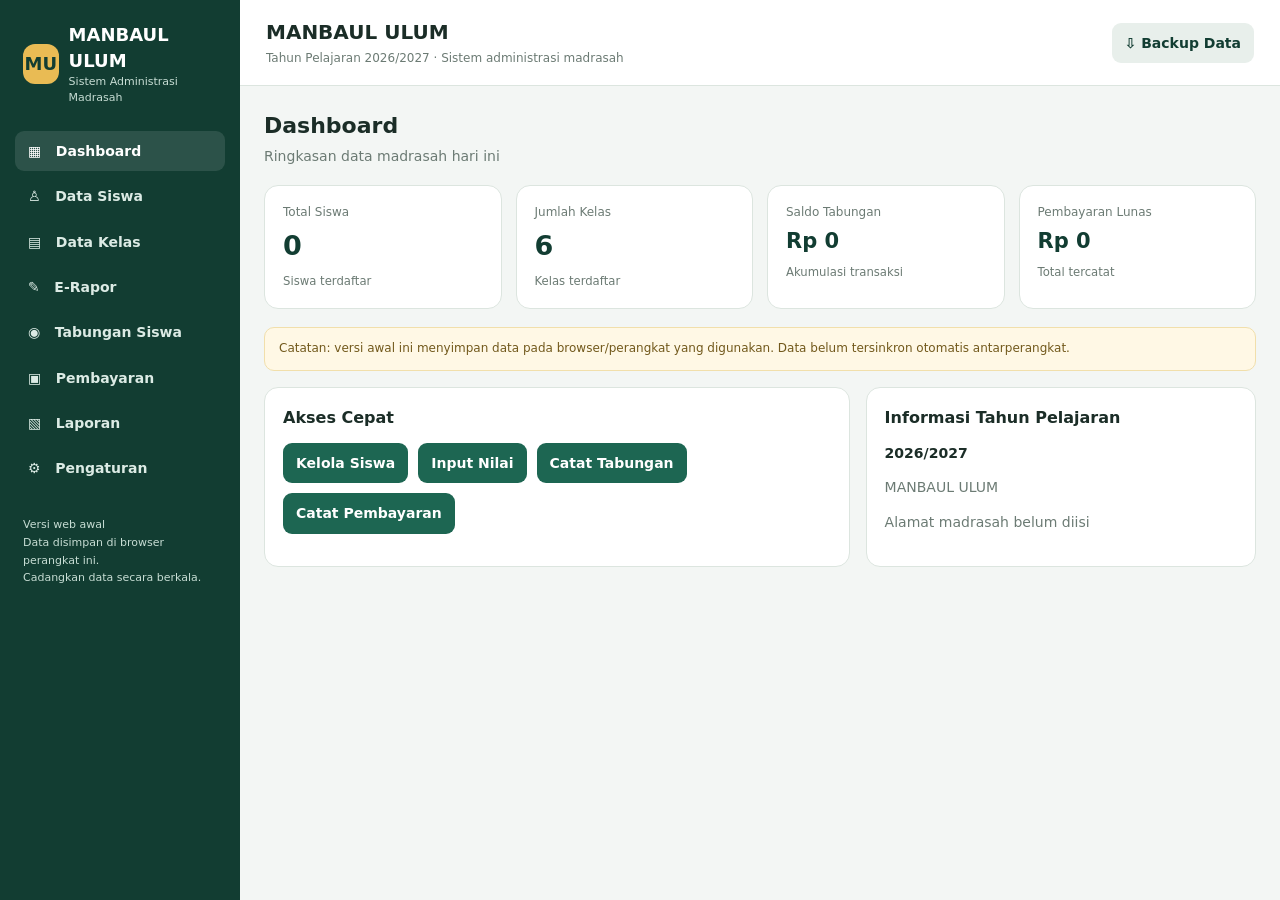
<file: index.html>
<!doctype html>
<html lang="id">
<head>
<meta charset="utf-8"><meta name="viewport" content="width=device-width,initial-scale=1">
<title>E-Rapor Madrasah | MANBAUL ULUM</title>
<style>
:root{--green:#123d32;--green2:#1d6652;--gold:#e9bb54;--bg:#f3f6f4;--card:#fff;--ink:#1b2d27;--muted:#6c7b74;--line:#dce5df;--red:#b53c3c}
*{box-sizing:border-box}body{margin:0;background:var(--bg);font:14px/1.45 system-ui,-apple-system,Segoe UI,Arial;color:var(--ink)}button,input,select,textarea{font:inherit}button{cursor:pointer;border:0;border-radius:9px;padding:10px 13px;background:var(--green2);color:#fff;font-weight:650}button.secondary{background:#e8efeb;color:var(--green)}button.danger{background:#a83333}input,select,textarea{width:100%;padding:10px;border:1px solid var(--line);border-radius:8px;background:white;color:var(--ink)}label{display:block;font-weight:650;font-size:12px;color:#52635b;margin-bottom:5px}.layout{display:grid;grid-template-columns:240px 1fr;min-height:100vh}.side{background:var(--green);color:white;padding:22px 15px}.brand{display:flex;gap:10px;align-items:center;font-weight:850;font-size:18px;margin:0 8px 25px}.logo{display:grid;place-items:center;width:40px;height:40px;background:var(--gold);color:var(--green);border-radius:12px;font-weight:900}.brand small{display:block;font-size:11px;color:#c7ddd4;font-weight:500}.nav{display:grid;gap:5px}.nav button{background:transparent;text-align:left;color:#dcebe5;font-weight:600}.nav button.active,.nav button:hover{background:#ffffff1c;color:#fff}.side-note{font-size:11px;color:#c7ddd4;margin:28px 8px 0;line-height:1.6}.main{min-width:0}.top{background:white;border-bottom:1px solid var(--line);padding:18px 26px;display:flex;align-items:center;justify-content:space-between;gap:15px}.top h1{font-size:20px;margin:0}.top p{margin:3px 0 0;color:var(--muted);font-size:12px}.content{padding:24px;max-width:1400px;margin:auto}.pagehead{display:flex;align-items:center;justify-content:space-between;gap:12px;margin-bottom:18px}.pagehead h2{margin:0;font-size:22px}.pagehead p{color:var(--muted);margin:4px 0 0}.stats{display:grid;grid-template-columns:repeat(4,minmax(0,1fr));gap:14px;margin-bottom:18px}.stat,.panel{background:var(--card);border:1px solid var(--line);border-radius:14px;padding:18px}.stat .label{color:var(--muted);font-size:12px}.stat strong{display:block;font-size:27px;margin:5px 0;color:var(--green)}.stat small{color:var(--muted)}.grid2{display:grid;grid-template-columns:1.2fr .8fr;gap:16px}.panel h3{margin:0 0 14px;font-size:16px}.toolbar{display:flex;gap:10px;flex-wrap:wrap;margin-bottom:14px}.toolbar>*{max-width:260px}.tablewrap{overflow:auto;border:1px solid var(--line);border-radius:10px}table{width:100%;border-collapse:collapse;background:#fff;min-width:620px}th,td{text-align:left;padding:11px 12px;border-bottom:1px solid #edf1ee;white-space:nowrap}th{font-size:11px;text-transform:uppercase;letter-spacing:.04em;color:#64746c;background:#f7faf8}td{font-size:13px}tr:last-child td{border-bottom:0}.actions{display:flex;gap:6px}.actions button{padding:6px 9px;font-size:11px}.formgrid{display:grid;grid-template-columns:repeat(2,minmax(0,1fr));gap:13px}.field.full{grid-column:1/-1}.form-actions{display:flex;gap:8px;margin-top:15px}.empty{padding:28px;text-align:center;color:var(--muted)}.pill{display:inline-block;border-radius:20px;padding:4px 8px;background:#e6f3eb;color:#1b6548;font-size:11px;font-weight:700}.notice{background:#fff8e5;border:1px solid #f1dfab;padding:12px 14px;border-radius:10px;color:#72591c;font-size:12px;margin-bottom:16px}.muted{color:var(--muted)}.money{font-variant-numeric:tabular-nums}.report{max-width:850px;margin:auto;background:white;padding:28px;border:1px solid var(--line)}.report h2,.report h3{text-align:center}.report table{min-width:0}.report td,.report th{white-space:normal}.hidden{display:none!important}.mobilemenu{display:none}
@media(max-width:850px){.layout{grid-template-columns:1fr}.side{padding:12px 14px}.brand{margin:0 4px 10px}.nav{display:flex;overflow:auto;gap:5px}.nav button{white-space:nowrap;padding:9px 11px;font-size:12px}.side-note{display:none}.top{padding:14px 17px}.content{padding:16px}.stats{grid-template-columns:repeat(2,minmax(0,1fr));gap:9px}.stat{padding:13px}.stat strong{font-size:23px}.grid2{grid-template-columns:1fr}.pagehead{align-items:flex-start;flex-direction:column}.formgrid{grid-template-columns:1fr}.field.full{grid-column:auto}.top h1{font-size:17px}}
@media print{.side,.top,.pagehead,.no-print{display:none!important}.layout{display:block}.content{padding:0}.report{border:0;padding:0;max-width:none}.report table{font-size:11px}body{background:#fff}}
</style>
</head>
<body>
<div class="layout">
<aside class="side"><div class="brand"><div class="logo">MU</div><div>MANBAUL ULUM<small>Sistem Administrasi Madrasah</small></div></div>
<nav class="nav" id="nav">
<button class="active" data-page="dashboard">▦ &nbsp; Dashboard</button><button data-page="siswa">♙ &nbsp; Data Siswa</button><button data-page="kelas">▤ &nbsp; Data Kelas</button><button data-page="rapor">✎ &nbsp; E-Rapor</button><button data-page="tabungan">◉ &nbsp; Tabungan Siswa</button><button data-page="pembayaran">▣ &nbsp; Pembayaran</button><button data-page="laporan">▧ &nbsp; Laporan</button><button data-page="pengaturan">⚙ &nbsp; Pengaturan</button>
</nav><div class="side-note">Versi web awal<br>Data disimpan di browser perangkat ini.<br>Cadangkan data secara berkala.</div></aside>
<main class="main"><header class="top"><div><h1 id="schoolTitle">E-Rapor Madrasah</h1><p id="subtitle">Kelola data akademik dan administrasi dalam satu tempat</p></div><button class="secondary" onclick="exportBackup()">⇩ Backup Data</button></header>
<div class="content" id="app"></div></main></div>
<input id="restoreFile" type="file" accept="application/json" class="hidden" onchange="restoreBackup(event)">
<script>
const KEY='manbaul_ulum_erapor_v2';
const initial={settings:{school:'MANBAUL ULUM',address:'',year:'2026/2027',head:'',treasurer:''},students:[],classes:['TPQ 1','TPQ 2','DTA 1','DTA 2','DTA 3','DTA 4'],subjects:['Al-Qur’an Hadis','Akidah Akhlak','Fikih','Bahasa Arab','Bahasa Indonesia','Matematika','Muatan Lokal'],grades:[],savings:[],payments:[]};
let db;try{db=JSON.parse(localStorage.getItem(KEY))||structuredClone(initial)}catch(e){db=structuredClone(initial)}
let page='dashboard';
function save(){localStorage.setItem(KEY,JSON.stringify(db));render()}
function esc(v){return String(v??'').replace(/[&<>"']/g,c=>({'&':'&amp;','<':'&lt;','>':'&gt;','"':'&quot;',"'":'&#39;'}[c]))}
function rupiah(n){return new Intl.NumberFormat('id-ID',{style:'currency',currency:'IDR',maximumFractionDigits:0}).format(Number(n)||0)}
function el(id){return document.getElementById(id)}
function go(p){page=p;document.querySelectorAll('.nav button').forEach(b=>b.classList.toggle('active',b.dataset.page===p));render();window.scrollTo(0,0)}
document.querySelectorAll('.nav button').forEach(b=>b.onclick=()=>go(b.dataset.page));
function head(title,desc,action=''){return '<div class="pagehead"><div><h2>'+title+'</h2><p>'+desc+'</p></div>'+action+'</div>'}
function panel(title,body){return '<section class="panel"><h3>'+title+'</h3>'+body+'</section>'}
function table(headers,rows){return '<div class="tablewrap"><table><thead><tr>'+headers.map(h=>'<th>'+h+'</th>').join('')+'</tr></thead><tbody>'+(rows||[]).join('')+'</tbody></table></div>'}
function empty(n){return '<tr><td colspan="'+n+'" class="empty">Belum ada data. Silakan tambahkan data terlebih dahulu.</td></tr>'}
function options(arr,selected=''){return arr.map(x=>'<option '+(x===selected?'selected':'')+' value="'+esc(x)+'">'+esc(x)+'</option>').join('')}
function render(){el('schoolTitle').textContent=db.settings.school||'E-Rapor Madrasah';el('subtitle').textContent='Tahun Pelajaran '+(db.settings.year||'-')+' · Sistem administrasi madrasah';let html='';
if(page==='dashboard'){
let saldo=db.savings.reduce((s,x)=>s+(x.type==='Setoran'?+x.amount:-x.amount),0),paid=db.payments.filter(x=>x.status==='Lunas').reduce((s,x)=>s+(+x.amount||0),0);
html=head('Dashboard','Ringkasan data madrasah hari ini')+'<div class="stats"><div class="stat"><div class="label">Total Siswa</div><strong>'+db.students.length+'</strong><small>Siswa terdaftar</small></div><div class="stat"><div class="label">Jumlah Kelas</div><strong>'+db.classes.length+'</strong><small>Kelas terdaftar</small></div><div class="stat"><div class="label">Saldo Tabungan</div><strong style="font-size:21px">'+rupiah(saldo)+'</strong><small>Akumulasi transaksi</small></div><div class="stat"><div class="label">Pembayaran Lunas</div><strong style="font-size:21px">'+rupiah(paid)+'</strong><small>Total tercatat</small></div></div><div class="notice">Catatan: versi awal ini menyimpan data pada browser/perangkat yang digunakan. Data belum tersinkron otomatis antarperangkat.</div><div class="grid2">'+panel('Akses Cepat','<div class="toolbar"><button onclick="go(\'siswa\')">Kelola Siswa</button><button onclick="go(\'rapor\')">Input Nilai</button><button onclick="go(\'tabungan\')">Catat Tabungan</button><button onclick="go(\'pembayaran\')">Catat Pembayaran</button></div>')+panel('Informasi Tahun Pelajaran','<p><b>'+esc(db.settings.year)+'</b></p><p class="muted">'+esc(db.settings.school)+'</p><p class="muted">'+esc(db.settings.address||'Alamat madrasah belum diisi')+'</p>')+'</div>';
}
if(page==='siswa'){html=head('Data Siswa','Tambah dan kelola data peserta didik','<button onclick="studentForm()">+ Tambah Siswa</button>')+'<div class="panel"><div class="toolbar"><input id="searchStudent" placeholder="Cari nama / NIS..." oninput="renderStudentTable()" style="max-width:340px"><select id="filterClass" onchange="renderStudentTable()" style="max-width:220px"><option value="">Semua kelas</option>'+options(db.classes)+'</select></div><div id="studentTable"></div></div>'}
if(page==='kelas'){html=head('Data Kelas','Kelola rombongan belajar')+'<div class="grid2"><div class="panel"><h3>Tambah Kelas</h3><form onsubmit="addClass(event)"><label>Nama kelas</label><input id="newClass" required placeholder="Contoh: DTA 5"><div class="form-actions"><button>Tambah Kelas</button></div></form></div>'+panel('Daftar Kelas',table(['Nama Kelas','Jumlah Siswa','Aksi'],db.classes.map((c,i)=>'<tr><td>'+esc(c)+'</td><td>'+db.students.filter(s=>s.klass===c).length+'</td><td><button class="danger" onclick="removeClass('+i+')">Hapus</button></td></tr>')) )+'</div>'}
if(page==='rapor'){html=head('E-Rapor','Masukkan nilai dan cetak ringkasan hasil belajar')+'<div class="grid2"><div class="panel"><h3>Input Nilai</h3><form onsubmit="addGrade(event)" class="formgrid"><div class="field full"><label>Siswa</label><select id="gStudent" required>'+options(db.students.map(s=>s.nis+' · '+s.name))+'</select></div><div class="field"><label>Mata Pelajaran</label><select id="gSubject">'+options(db.subjects)+'</select></div><div class="field"><label>Semester</label><select id="gSemester"><option>Ganjil</option><option>Genap</option></select></div><div class="field"><label>Nilai Harian</label><input id="gDaily" type="number" min="0" max="100" required></div><div class="field"><label>Nilai UTS</label><input id="gUts" type="number" min="0" max="100" required></div><div class="field"><label>Nilai UAS</label><input id="gUas" type="number" min="0" max="100" required></div><div class="field"><label>KKM</label><input id="gKkm" type="number" min="0" max="100" value="75" required></div><div class="field full"><button>Simpan Nilai</button></div></form></div>'+panel('Nilai Tersimpan','<div id="gradeList"></div>')+'</div>';setTimeout(renderGrades,0)}
if(page==='tabungan'){html=head('Tabungan Siswa','Catat setoran dan penarikan tabungan')+'<div class="grid2"><div class="panel"><h3>Transaksi Baru</h3><form onsubmit="addSaving(event)" class="formgrid"><div class="field full"><label>Siswa</label><select id="svStudent" required>'+options(db.students.map(s=>s.nis+' · '+s.name))+'</select></div><div class="field"><label>Jenis Transaksi</label><select id="svType"><option>Setoran</option><option>Penarikan</option></select></div><div class="field"><label>Jumlah (Rp)</label><input id="svAmount" type="number" min="1" required></div><div class="field full"><label>Keterangan</label><input id="svNote" placeholder="Opsional"></div><div class="field full"><button>Simpan Transaksi</button></div></form></div>'+panel('Ringkasan Saldo','<div class="stat"><div class="label">Total Saldo Semua Siswa</div><strong>'+rupiah(db.savings.reduce((s,x)=>s+(x.type==='Setoran'?+x.amount:-x.amount),0))+'</strong></div>')+'</div><div class="panel" style="margin-top:16px"><h3>Riwayat Transaksi</h3>'+table(['Tanggal','Siswa','Jenis','Jumlah','Keterangan'],db.savings.slice().reverse().map(x=>'<tr><td>'+esc(x.date)+'</td><td>'+esc(x.student)+'</td><td><span class="pill">'+esc(x.type)+'</span></td><td class="money">'+rupiah(x.amount)+'</td><td>'+esc(x.note||'-')+'</td></tr>')||empty(5))+'</div>'}
if(page==='pembayaran'){html=head('Pembayaran Sekolah','Catat tagihan dan status pembayaran')+'<div class="panel"><h3>Tambah Catatan Pembayaran</h3><form onsubmit="addPayment(event)" class="formgrid"><div class="field"><label>Siswa</label><select id="pStudent" required>'+options(db.students.map(s=>s.nis+' · '+s.name))+'</select></div><div class="field"><label>Jenis Pembayaran</label><input id="pType" required placeholder="SPP, ujian, kegiatan"></div><div class="field"><label>Jumlah (Rp)</label><input id="pAmount" type="number" min="1" required></div><div class="field"><label>Status</label><select id="pStatus"><option>Lunas</option><option>Belum Lunas</option><option>Cicilan</option></select></div><div class="field full"><label>Keterangan</label><input id="pNote" placeholder="Bulan / periode / catatan"></div><div class="field full"><button>Simpan Pembayaran</button></div></form></div><div class="panel" style="margin-top:16px"><h3>Daftar Pembayaran</h3>'+table(['Tanggal','Siswa','Jenis','Jumlah','Status','Keterangan'],db.payments.slice().reverse().map(x=>'<tr><td>'+esc(x.date)+'</td><td>'+esc(x.student)+'</td><td>'+esc(x.type)+'</td><td class="money">'+rupiah(x.amount)+'</td><td><span class="pill">'+esc(x.status)+'</span></td><td>'+esc(x.note||'-')+'</td></tr>'))+'</div>'}
if(page==='laporan'){html=head('Laporan','Ringkasan data yang dapat dicetak')+'<div class="stats"><div class="stat"><div class="label">Siswa</div><strong>'+db.students.length+'</strong></div><div class="stat"><div class="label">Transaksi Tabungan</div><strong>'+db.savings.length+'</strong></div><div class="stat"><div class="label">Pembayaran</div><strong>'+db.payments.length+'</strong></div><div class="stat"><div class="label">Nilai Tersimpan</div><strong>'+db.grades.length+'</strong></div></div><div class="panel"><h3>Laporan Siswa</h3>'+table(['NIS','Nama','Kelas','L/P'],db.students.map(s=>'<tr><td>'+esc(s.nis)+'</td><td>'+esc(s.name)+'</td><td>'+esc(s.klass)+'</td><td>'+esc(s.gender)+'</td></tr>'))+'<div class="form-actions no-print"><button onclick="window.print()">Cetak / Simpan PDF</button><button class="secondary" onclick="exportBackup()">Unduh Backup JSON</button><button class="secondary" onclick="el(\'restoreFile\').click()">Pulihkan Backup</button></div></div>'}
if(page==='pengaturan'){html=head('Pengaturan','Identitas madrasah dan data cadangan')+'<div class="panel"><form onsubmit="saveSettings(event)" class="formgrid"><div class="field"><label>Nama Madrasah</label><input id="setSchool" required value="'+esc(db.settings.school)+'"></div><div class="field"><label>Tahun Pelajaran</label><input id="setYear" value="'+esc(db.settings.year)+'"></div><div class="field full"><label>Alamat</label><textarea id="setAddress">'+esc(db.settings.address)+'</textarea></div><div class="field"><label>Kepala Madrasah</label><input id="setHead" value="'+esc(db.settings.head)+'"></div><div class="field"><label>Bendahara</label><input id="setTreasurer" value="'+esc(db.settings.treasurer)+'"></div><div class="field full"><button>Simpan Pengaturan</button></div></form></div><div class="panel" style="margin-top:16px"><h3>Cadangan dan Pemulihan</h3><p class="muted">Simpan cadangan sebelum mengganti perangkat atau membersihkan data browser.</p><div class="toolbar"><button onclick="exportBackup()">Unduh Backup</button><button class="secondary" onclick="el(\'restoreFile\').click()">Pulihkan Backup</button><button class="danger" onclick="clearAll()">Hapus Semua Data</button></div></div>'}
el('app').innerHTML=html;
if(page==='siswa')renderStudentTable();
}
function studentForm(index=-1){let s=index>=0?db.students[index]:{nis:'',name:'',klass:db.classes[0]||'',gender:'L',birth:'',parent:'',phone:''};el('app').innerHTML=head(index>=0?'Ubah Data Siswa':'Tambah Siswa','Lengkapi data peserta didik')+'<div class="panel"><form onsubmit="saveStudent(event,'+index+')" class="formgrid"><div class="field"><label>NIS / NIS Lokal</label><input id="sNis" required value="'+esc(s.nis)+'"></div><div class="field"><label>Nama Lengkap</label><input id="sName" required value="'+esc(s.name)+'"></div><div class="field"><label>Kelas</label><select id="sClass" required>'+options(db.classes,s.klass)+'</select></div><div class="field"><label>Jenis Kelamin</label><select id="sGender"><option '+(s.gender==='L'?'selected':'')+' value="L">Laki-laki</option><option '+(s.gender==='P'?'selected':'')+' value="P">Perempuan</option></select></div><div class="field"><label>Tanggal Lahir</label><input id="sBirth" type="date" value="'+esc(s.birth)+'"></div><div class="field"><label>Nama Orang Tua/Wali</label><input id="sParent" value="'+esc(s.parent)+'"></div><div class="field full"><label>No. HP Orang Tua/Wali</label><input id="sPhone" value="'+esc(s.phone)+'"></div><div class="field full form-actions"><button>Simpan Siswa</button><button type="button" class="secondary" onclick="go(\'siswa\')">Batal</button></div></form></div>'}
function saveStudent(e,i){e.preventDefault();let s={nis:el('sNis').value.trim(),name:el('sName').value.trim(),klass:el('sClass').value,gender:el('sGender').value,birth:el('sBirth').value,parent:el('sParent').value,phone:el('sPhone').value};if(db.students.some((x,j)=>x.nis===s.nis&&j!==i)){alert('NIS sudah digunakan.');return}if(i>=0)db.students[i]=s;else db.students.push(s);save();go('siswa')}
function renderStudentTable(){let q=(el('searchStudent')?.value||'').toLowerCase(),c=el('filterClass')?.value||'';let rows=db.students.filter(s=>(!c||s.klass===c)&&[s.nis,s.name,s.klass].some(v=>String(v).toLowerCase().includes(q))).map(s=>{let i=db.students.indexOf(s);return '<tr><td>'+esc(s.nis)+'</td><td>'+esc(s.name)+'</td><td>'+esc(s.klass)+'</td><td>'+esc(s.gender==='L'?'Laki-laki':'Perempuan')+'</td><td><div class="actions"><button onclick="studentForm('+i+')">Edit</button><button class="danger" onclick="deleteStudent('+i+')">Hapus</button></div></td></tr>'});el('studentTable').innerHTML=table(['NIS','Nama Siswa','Kelas','Jenis Kelamin','Aksi'],rows.length?rows:[empty(5)])}
function deleteStudent(i){if(confirm('Hapus data siswa ini? Riwayat transaksi lama tetap tersimpan.')){db.students.splice(i,1);save()}}
function addClass(e){e.preventDefault();let v=el('newClass').value.trim();if(db.classes.includes(v)){alert('Kelas sudah ada');return}db.classes.push(v);save()}
function removeClass(i){let c=db.classes[i];if(db.students.some(s=>s.klass===c)){alert('Kelas masih memiliki siswa. Pindahkan siswa terlebih dahulu.');return}if(confirm('Hapus kelas '+c+'?')){db.classes.splice(i,1);save()}}
function addGrade(e){e.preventDefault();if(!db.students.length){alert('Tambahkan data siswa terlebih dahulu.');return}let st=el('gStudent').value;let [nis,...rest]=st.split(' · ');let g={nis,student:rest.join(' · '),subject:el('gSubject').value,semester:el('gSemester').value,daily:+el('gDaily').value,uts:+el('gUts').value,uas:+el('gUas').value,kkm:+el('gKkm').value};g.final=Math.round(g.daily*.4+g.uts*.3+g.uas*.3);db.grades.push(g);save()}
function renderGrades(){let box=el('gradeList');if(!box)return;box.innerHTML=table(['Siswa','Mapel','Semester','Akhir','Status'],db.grades.slice().reverse().map(g=>'<tr><td>'+esc(g.student)+'</td><td>'+esc(g.subject)+'</td><td>'+esc(g.semester)+'</td><td>'+g.final+'</td><td><span class="pill" style="'+(g.final<g.kkm?'background:#fae6e6;color:#a22':'')+'">'+(g.final>=g.kkm?'Tuntas':'Belum Tuntas')+'</span></td></tr>'))}
function addSaving(e){e.preventDefault();let [nis,...rest]=el('svStudent').value.split(' · '),type=el('svType').value,amount=+el('svAmount').value;let balance=db.savings.filter(x=>x.nis===nis).reduce((a,x)=>a+(x.type==='Setoran'?+x.amount:-x.amount),0);if(type==='Penarikan'&&amount>balance){alert('Saldo siswa tidak mencukupi. Saldo saat ini '+rupiah(balance));return}db.savings.push({date:new Date().toLocaleDateString('id-ID'),nis,student:rest.join(' · '),type,amount,note:el('svNote').value});save()}
function addPayment(e){e.preventDefault();let [nis,...rest]=el('pStudent').value.split(' · ');db.payments.push({date:new Date().toLocaleDateString('id-ID'),nis,student:rest.join(' · '),type:el('pType').value,amount:+el('pAmount').value,status:el('pStatus').value,note:el('pNote').value});save()}
function saveSettings(e){e.preventDefault();db.settings={school:el('setSchool').value,year:el('setYear').value,address:el('setAddress').value,head:el('setHead').value,treasurer:el('setTreasurer').value};save();alert('Pengaturan disimpan.')}
function exportBackup(){let blob=new Blob([JSON.stringify(db,null,2)],{type:'application/json'}),a=document.createElement('a');a.href=URL.createObjectURL(blob);a.download='backup-manbaul-ulum-'+new Date().toISOString().slice(0,10)+'.json';a.click();URL.revokeObjectURL(a.href)}
function restoreBackup(e){let f=e.target.files[0];if(!f)return;let r=new FileReader();r.onload=()=>{try{let x=JSON.parse(r.result);if(!x.students||!x.settings)throw Error();if(confirm('Pulihkan backup? Data saat ini akan diganti.')){db=x;save();alert('Backup berhasil dipulihkan.')}}catch(err){alert('File backup tidak valid.')}e.target.value=''};r.readAsText(f)}
function clearAll(){if(confirm('Yakin menghapus seluruh data? Tindakan ini tidak dapat dibatalkan. Unduh backup terlebih dahulu.')){db=structuredClone(initial);save()}}
render();
</script></body></html>
</file>
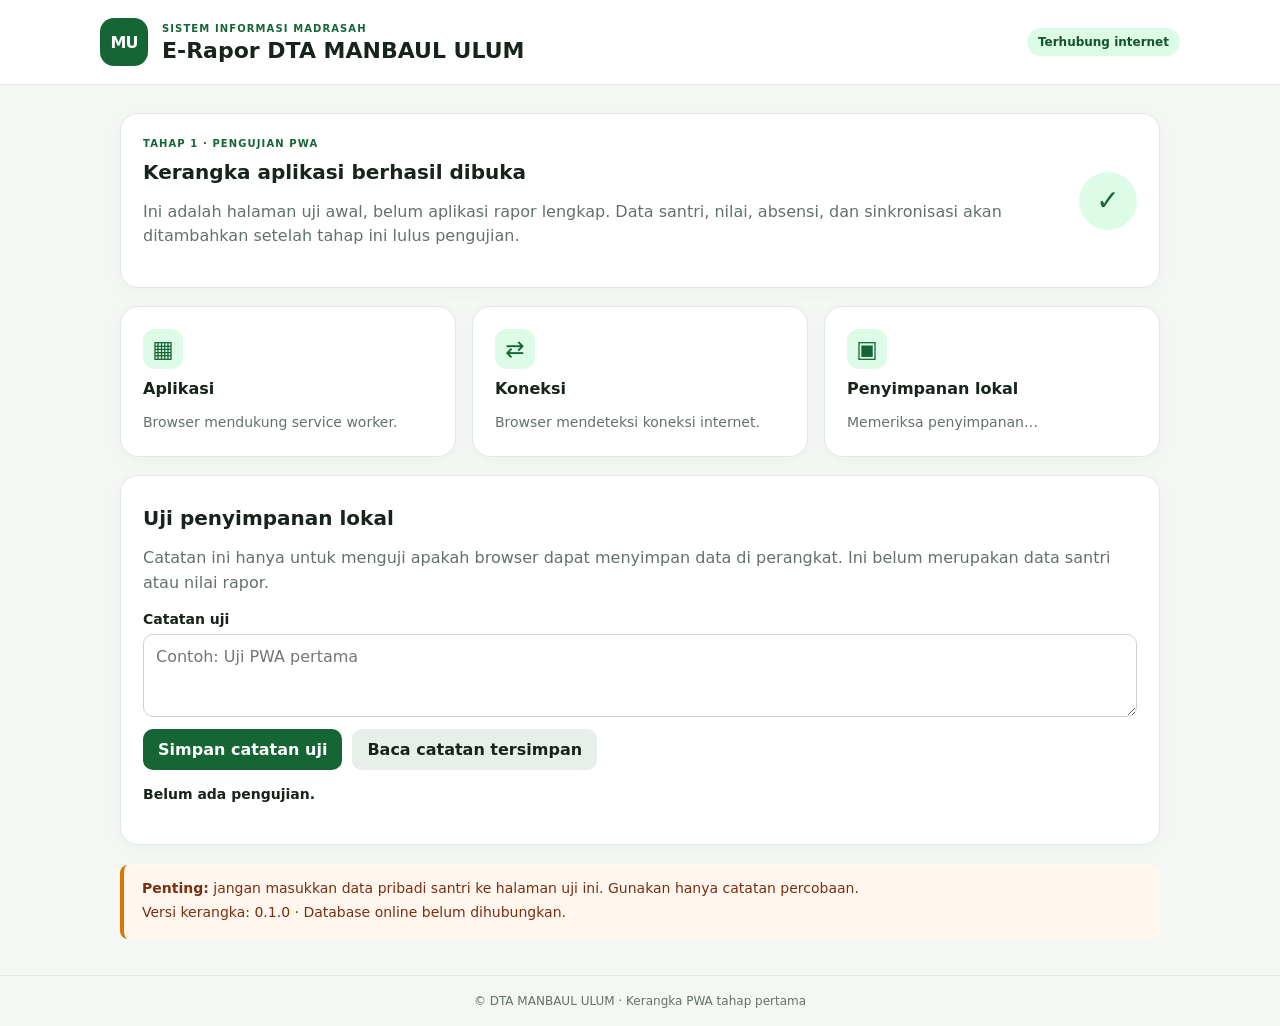
<file: erapor_pwa_tahap1/index.html>
<!doctype html>
<html lang="id">
<head>
  <meta charset="utf-8">
  <meta name="viewport" content="width=device-width, initial-scale=1">
  <meta name="theme-color" content="#166534">
  <meta name="description" content="E-Rapor DTA MANBAUL ULUM">
  <title>E-Rapor DTA MANBAUL ULUM</title>
  <link rel="manifest" href="./manifest.webmanifest">
  <link rel="icon" href="./icons/icon.svg" type="image/svg+xml">
  <link rel="stylesheet" href="./style.css">
</head>
<body>
  <header class="topbar">
    <div class="brand-mark" aria-hidden="true">MU</div>
    <div>
      <p class="eyebrow">SISTEM INFORMASI MADRASAH</p>
      <h1>E-Rapor DTA MANBAUL ULUM</h1>
    </div>
    <span id="connectionBadge" class="badge">Memeriksa koneksi…</span>
  </header>

  <main class="container">
    <section class="welcome card">
      <div>
        <p class="eyebrow">TAHAP 1 · PENGUJIAN PWA</p>
        <h2>Kerangka aplikasi berhasil dibuka</h2>
        <p class="muted">Ini adalah halaman uji awal, belum aplikasi rapor lengkap. Data santri, nilai, absensi, dan sinkronisasi akan ditambahkan setelah tahap ini lulus pengujian.</p>
      </div>
      <div class="status-icon" aria-hidden="true">✓</div>
    </section>

    <section class="grid">
      <article class="card">
        <div class="card-icon">▦</div>
        <h3>Aplikasi</h3>
        <p id="appStatus">Memeriksa dukungan browser…</p>
      </article>
      <article class="card">
        <div class="card-icon">⇄</div>
        <h3>Koneksi</h3>
        <p id="networkStatus">Memeriksa koneksi…</p>
      </article>
      <article class="card">
        <div class="card-icon">▣</div>
        <h3>Penyimpanan lokal</h3>
        <p id="storageStatus">Memeriksa penyimpanan…</p>
      </article>
    </section>

    <section class="card test-card">
      <h2>Uji penyimpanan lokal</h2>
      <p class="muted">Catatan ini hanya untuk menguji apakah browser dapat menyimpan data di perangkat. Ini belum merupakan data santri atau nilai rapor.</p>
      <label for="testNote">Catatan uji</label>
      <textarea id="testNote" rows="3" placeholder="Contoh: Uji PWA pertama"></textarea>
      <div class="actions">
        <button id="saveBtn" type="button">Simpan catatan uji</button>
        <button id="loadBtn" class="secondary" type="button">Baca catatan tersimpan</button>
      </div>
      <p id="testResult" class="result" role="status">Belum ada pengujian.</p>
    </section>

    <section class="notice">
      <strong>Penting:</strong> jangan masukkan data pribadi santri ke halaman uji ini. Gunakan hanya catatan percobaan.
      <p>Versi kerangka: 0.1.0 · Database online belum dihubungkan.</p>
    </section>
  </main>

  <footer>© DTA MANBAUL ULUM · Kerangka PWA tahap pertama</footer>
  <script src="./app.js"></script>
</body>
</html>
</file>
<file: erapor_pwa_tahap1/style.css>
:root {
  color-scheme: light;
  --green: #166534;
  --green-dark: #14532d;
  --green-soft: #dcfce7;
  --text: #17231b;
  --muted: #637168;
  --line: #e0e8e2;
  --surface: #ffffff;
  --page: #f4f7f4;
}
* { box-sizing: border-box; }
body {
  margin: 0;
  background: var(--page);
  color: var(--text);
  font-family: system-ui, -apple-system, BlinkMacSystemFont, "Segoe UI", sans-serif;
}
.topbar {
  display: flex; align-items: center; gap: 14px;
  padding: 18px max(20px, calc((100% - 1080px) / 2));
  background: var(--surface); border-bottom: 1px solid var(--line);
}
.brand-mark {
  width: 48px; height: 48px; display: grid; place-items: center;
  flex: 0 0 48px; border-radius: 14px; color: white; font-weight: 800;
  background: var(--green); letter-spacing: -1px;
}
h1 { font-size: clamp(17px, 2.2vw, 22px); margin: 2px 0 0; }
.eyebrow { font-size: 10px; font-weight: 800; letter-spacing: 1.1px; margin: 0; color: var(--green); }
.badge { margin-left: auto; border-radius: 999px; padding: 7px 11px; font-size: 12px; font-weight: 700; background: #eef2ef; white-space: nowrap; }
.badge.online { background: var(--green-soft); color: var(--green-dark); }
.badge.offline { background: #ffedd5; color: #9a3412; }
.container { max-width: 1080px; padding: 28px 20px 36px; margin: auto; }
.card { background: var(--surface); border: 1px solid var(--line); border-radius: 18px; padding: 22px; box-shadow: 0 4px 18px #16331d08; }
.welcome { display: flex; justify-content: space-between; gap: 20px; align-items: center; }
h2 { font-size: 20px; margin: 8px 0; }
h3 { margin: 10px 0 8px; font-size: 16px; }
p { line-height: 1.55; }
.muted { color: var(--muted); }
.status-icon { display: grid; place-items: center; width: 58px; height: 58px; flex: 0 0 58px; border-radius: 50%; background: var(--green-soft); color: var(--green); font-size: 28px; font-weight: 800; }
.grid { display: grid; grid-template-columns: repeat(3, minmax(0, 1fr)); gap: 16px; margin: 18px 0; }
.card-icon { width: 40px; height: 40px; display: grid; place-items: center; border-radius: 12px; background: var(--green-soft); color: var(--green); font-size: 23px; }
.grid p { margin-bottom: 0; color: var(--muted); font-size: 14px; overflow-wrap: anywhere; }
.test-card { margin-top: 18px; }
label { display: block; font-weight: 700; font-size: 14px; margin: 16px 0 7px; }
textarea { display: block; width: 100%; resize: vertical; border: 1px solid #cbd5ce; border-radius: 10px; padding: 12px; font: inherit; background: white; color: var(--text); }
textarea:focus { outline: 3px solid #bbf7d0; border-color: var(--green); }
.actions { display: flex; flex-wrap: wrap; gap: 10px; margin-top: 12px; }
button { border: 0; border-radius: 10px; padding: 11px 15px; background: var(--green); color: white; font: inherit; font-weight: 700; cursor: pointer; }
button:hover { background: var(--green-dark); }
button.secondary { background: #e8eee9; color: var(--text); }
.result { min-height: 24px; font-size: 14px; font-weight: 600; }
.notice { margin-top: 20px; padding: 15px 18px; border-left: 4px solid #d97706; background: #fff7ed; border-radius: 8px; color: #7c2d12; font-size: 14px; }
.notice p { margin: 6px 0 0; }
footer { padding: 18px; text-align: center; color: var(--muted); font-size: 12px; border-top: 1px solid var(--line); }
@media (max-width: 650px) {
  .topbar { padding: 14px; gap: 10px; flex-wrap: wrap; }
  .brand-mark { width: 42px; height: 42px; flex-basis: 42px; }
  .badge { margin-left: 52px; }
  .container { padding: 18px 13px 26px; }
  .card { padding: 17px; border-radius: 14px; }
  .grid { grid-template-columns: 1fr; gap: 10px; }
  .welcome { align-items: flex-start; }
  .status-icon { width: 42px; height: 42px; flex-basis: 42px; font-size: 22px; }
}
</file>
